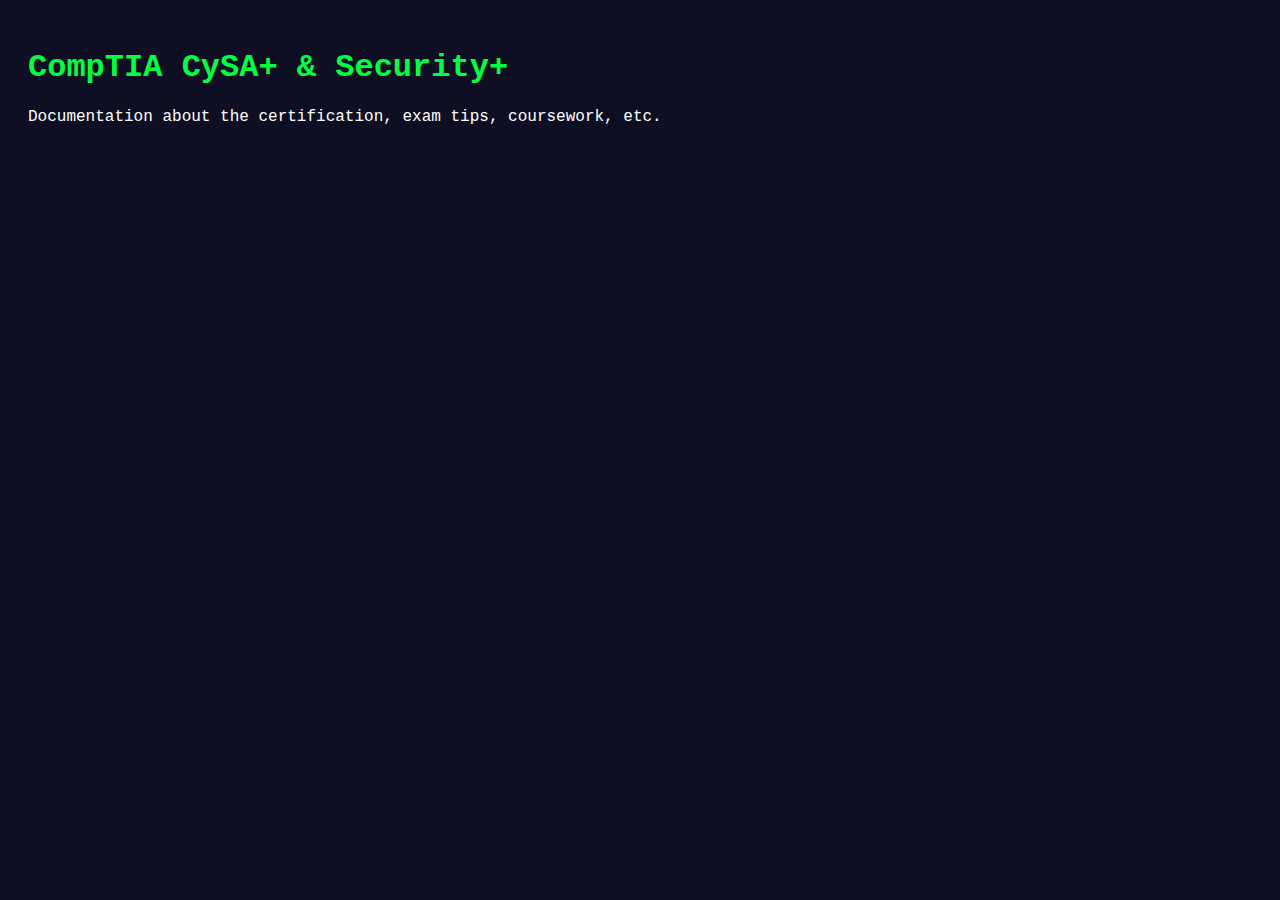
<file: projects/cysa-security.html>
<!DOCTYPE html>
<html lang="en">
<head>
  <meta charset="UTF-8">
  <meta name="viewport" content="width=device-width, initial-scale=1.0">
  <title>CompTIA CySA+ Documentation</title>
  <style>
    body { font-family: 'Courier New', monospace; color: #fff; background-color: #0f0f23; padding: 20px; }
    h1 { color: #00ff41; }
  </style>
</head>
<body>
  <h1>CompTIA CySA+ & Security+</h1>
  <p>Documentation about the certification, exam tips, coursework, etc.</p>
</body>
</html>
</file>
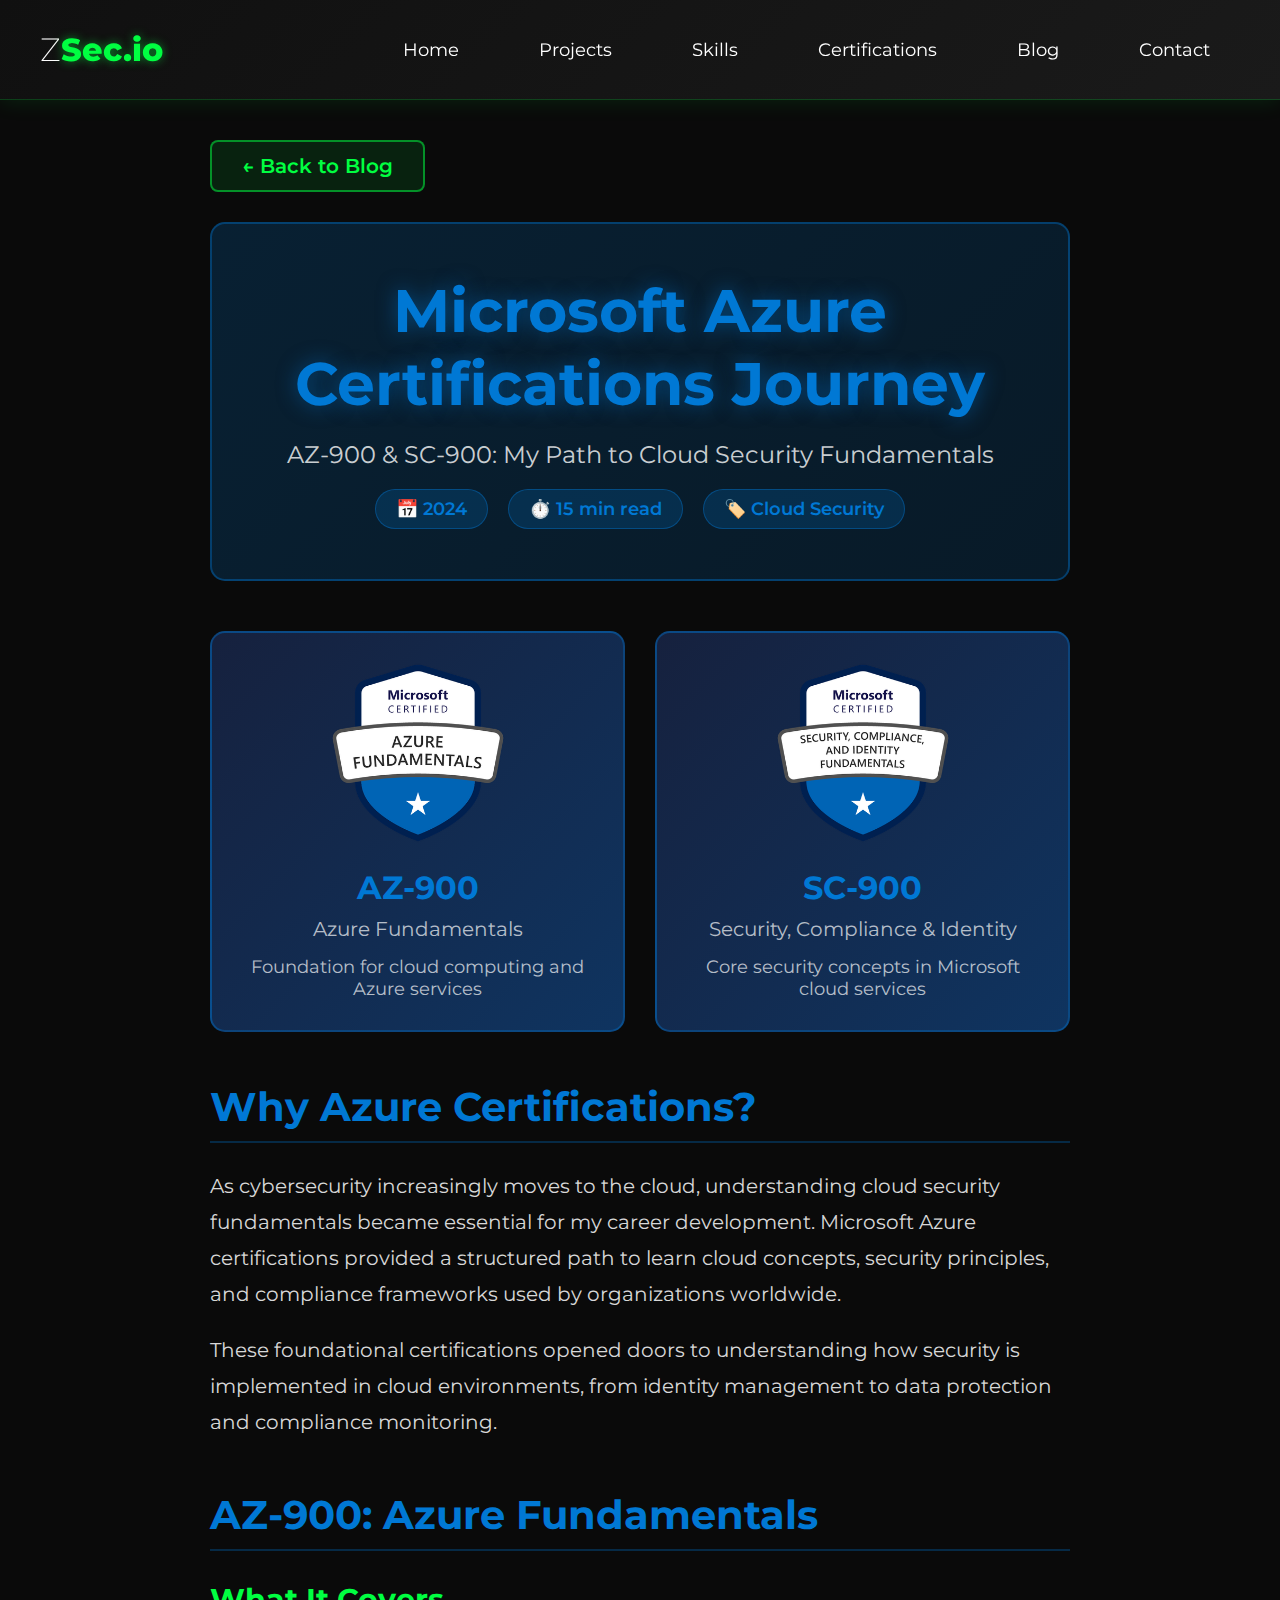
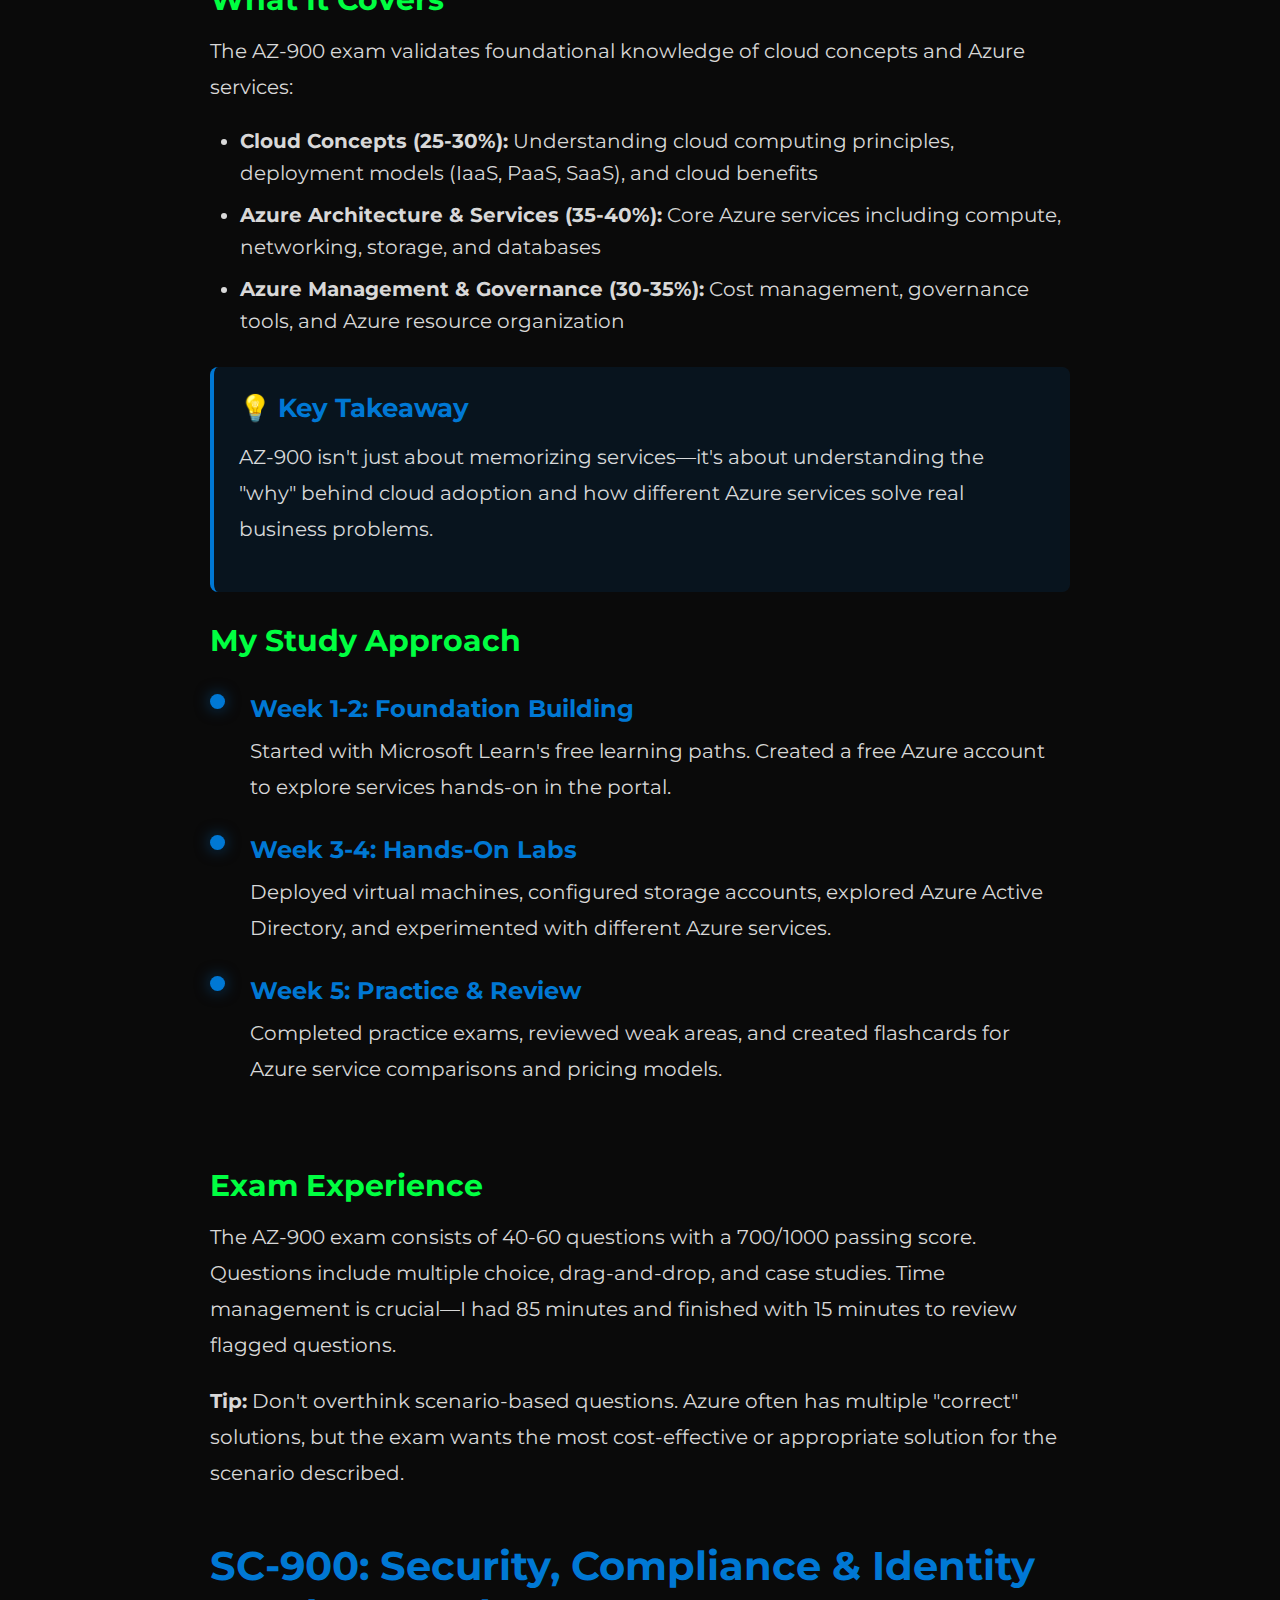
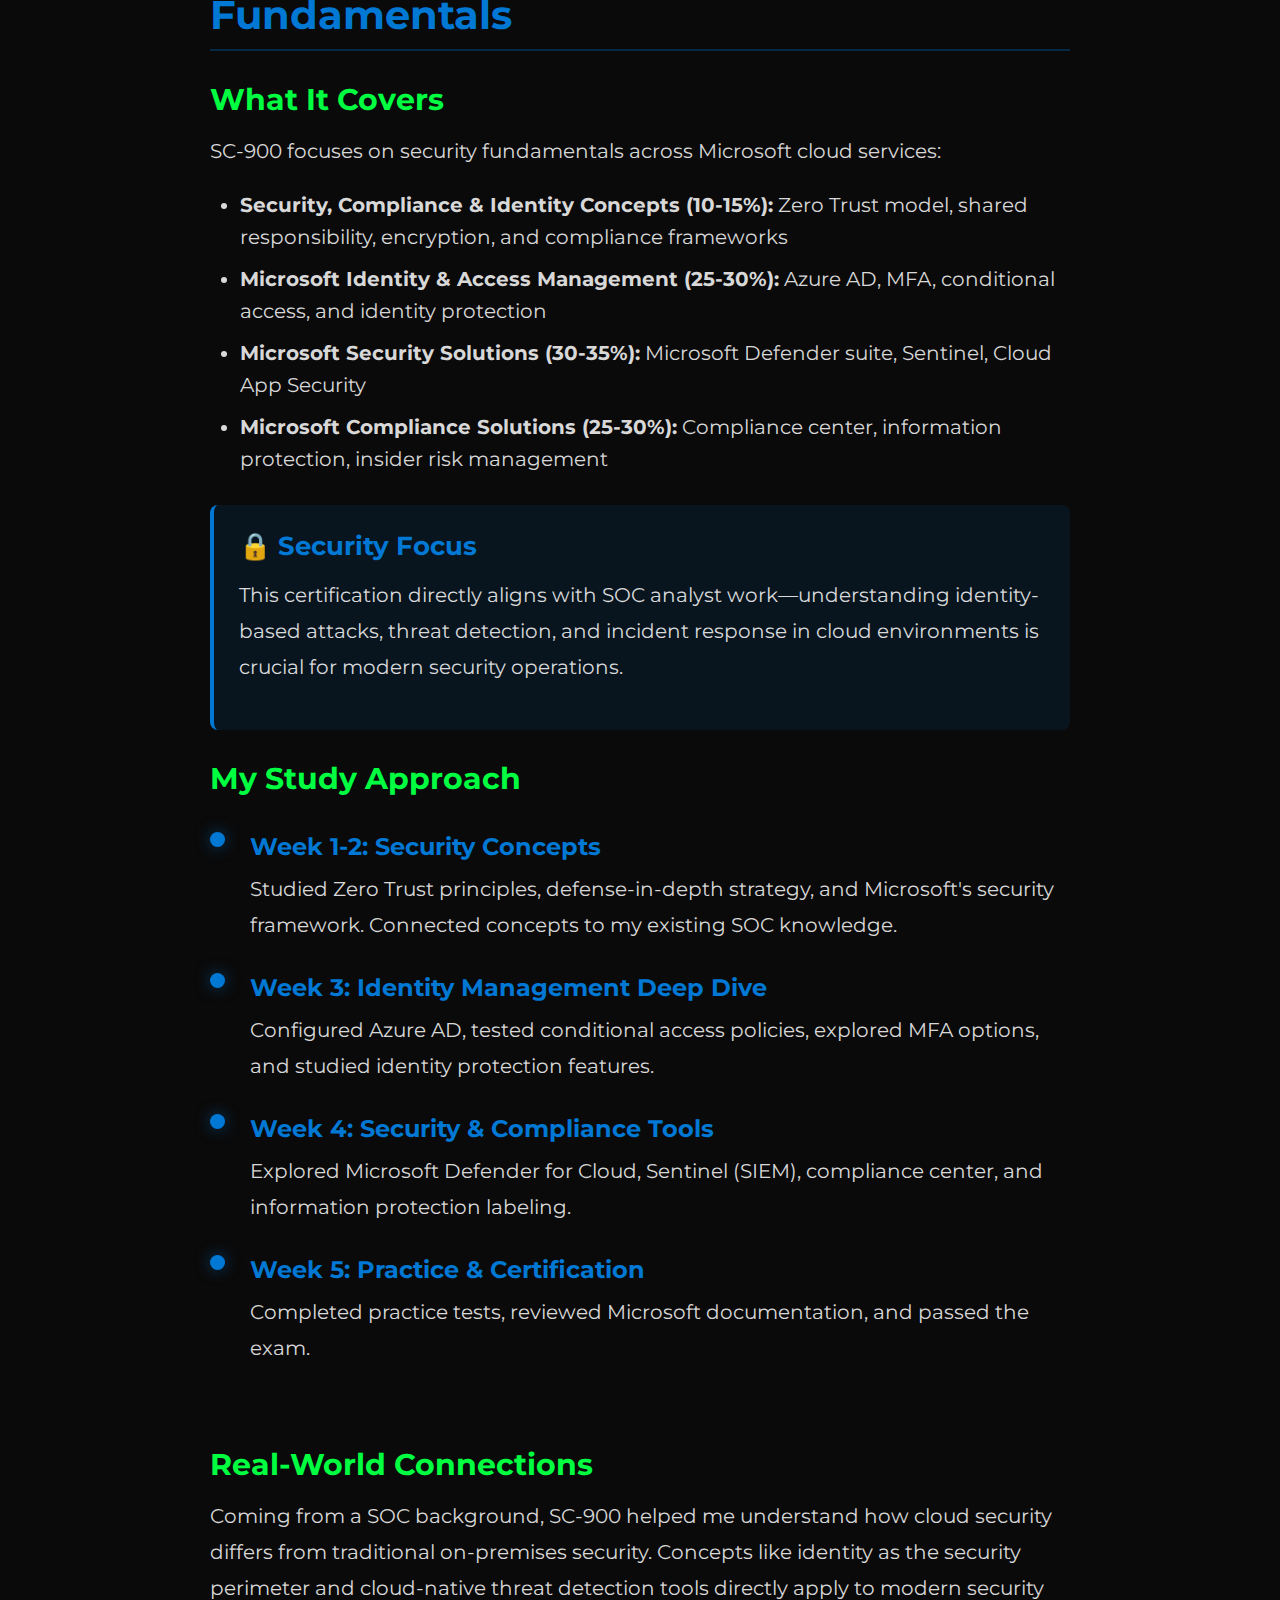
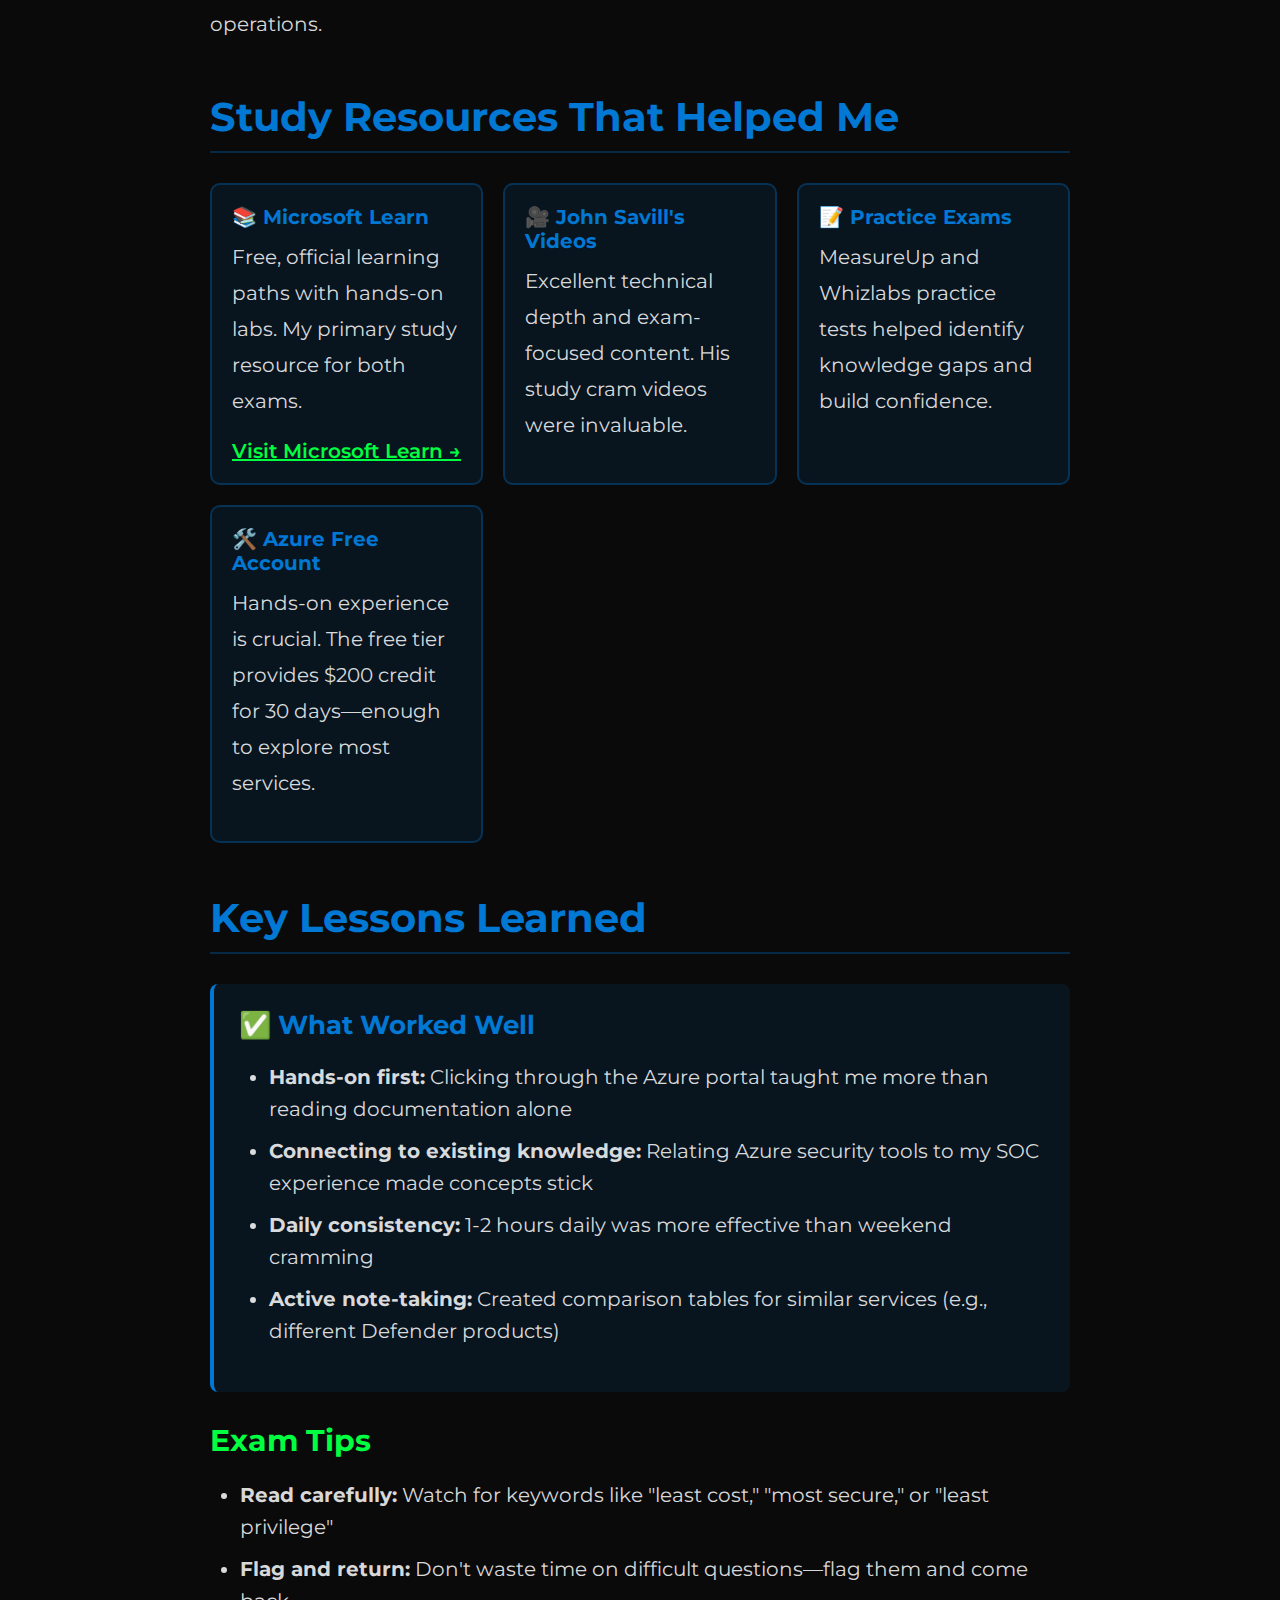
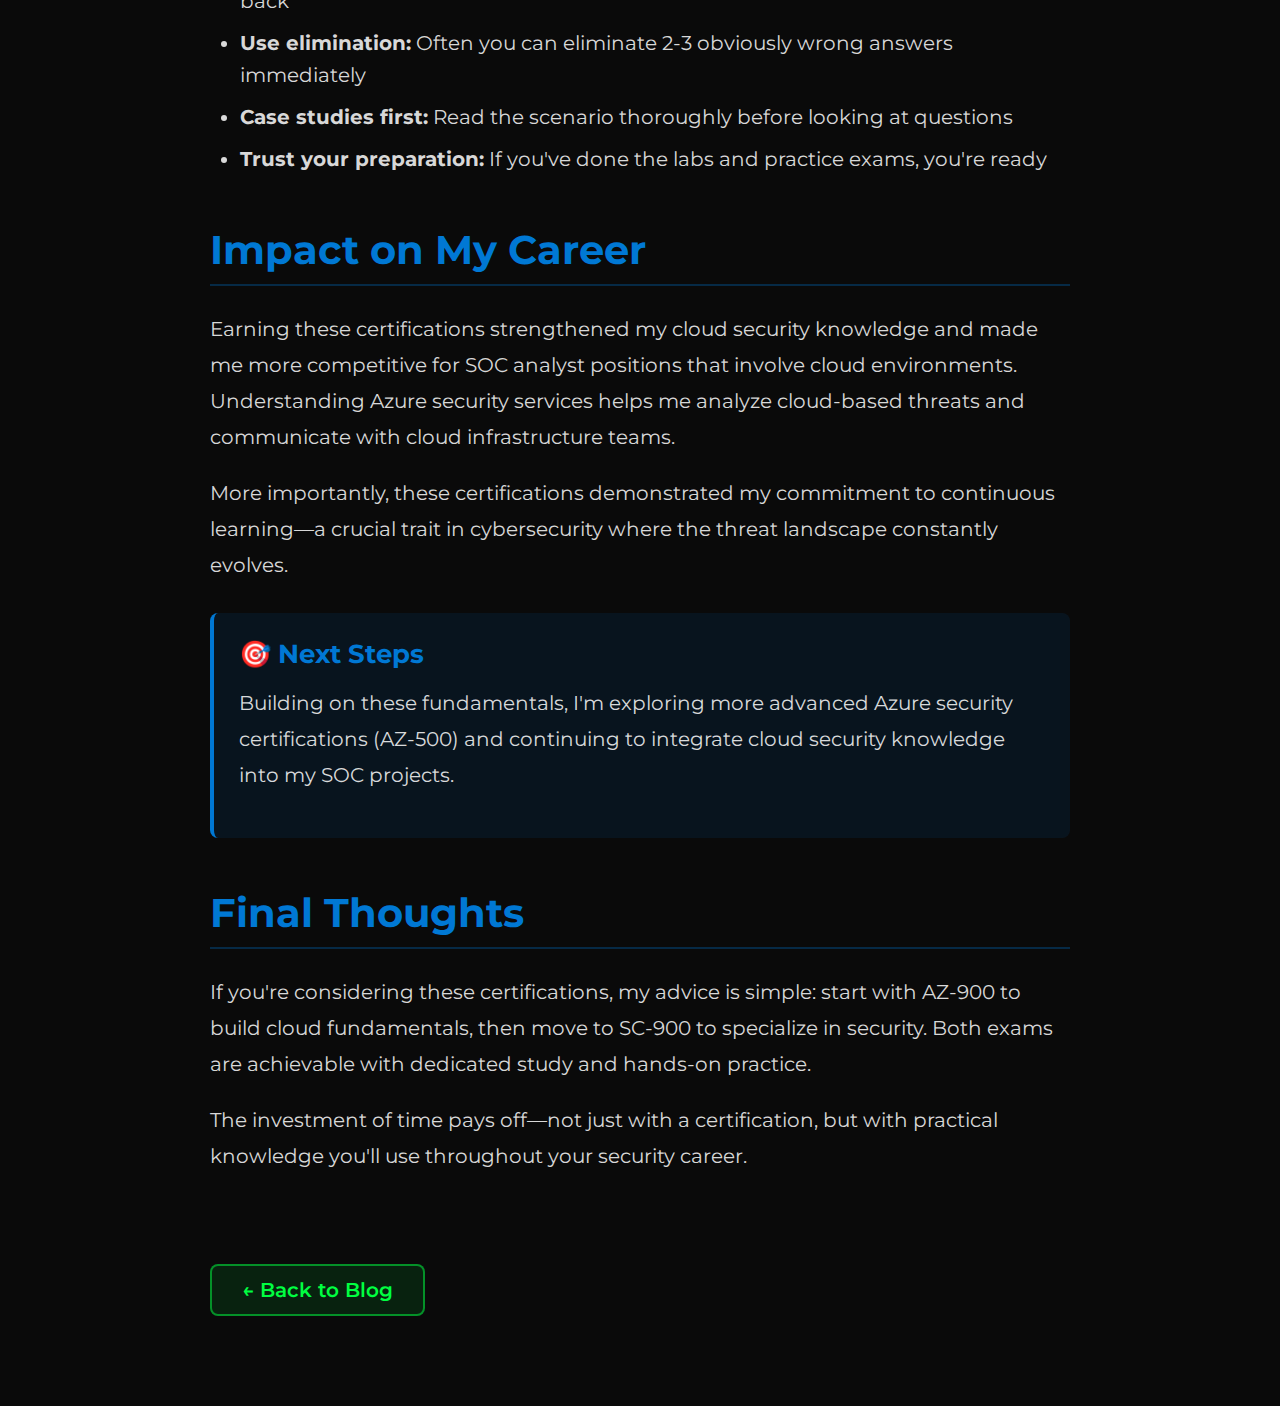
<file: secondarypages/azure-certifications-journey.html>
<!DOCTYPE html>
<html lang="en">
<head>
    <meta charset="UTF-8">
    <meta http-equiv="X-UA-Compatible" content="IE=edge">
    <meta name="viewport" content="width=device-width, initial-scale=1.0">
    <title>Azure Certifications Journey: AZ-900 & SC-900 | Abdelkrim Zouaki</title>
    <link href="https://fonts.googleapis.com/css2?family=Montserrat:wght@300;400;700&family=Courier+New&display=swap" rel="stylesheet">
    <style>
        * {
            padding: 0;
            margin: 0;
            box-sizing: border-box;
            text-decoration: none;
        }

        html {
            font-size: 20px;
            font-family: 'Montserrat', sans-serif;
            scroll-behavior: smooth;
        }

        body {
            background: #0a0a0a;
            overflow-x: hidden;
            color: rgba(255, 255, 255, 0.9);
        }

        /* Header */
        .header {
            width: 100%;
            height: 100px;
            background: linear-gradient(135deg, #101010, #1a1a1a);
            position: fixed;
            top: 0;
            z-index: 1000;
            box-shadow: 0 2px 20px rgba(0, 255, 65, 0.1);
            border-bottom: 1px solid rgba(0, 255, 65, 0.2);
        }

        .inner_header {
            max-width: 1400px;
            height: 100%;
            margin: 0 auto;
            display: flex;
            justify-content: space-between;
            align-items: center;
            padding: 0 2rem;
        }

        .logo_container {
            height: 100%;
            display: flex;
            align-items: center;
        }

        .logo_container h1 {
            color: white;
            font-size: 32px;
            font-weight: 200;
            margin: 0;
            transition: all 0.3s ease;
        }

        .logo_container h1 span {
            font-weight: 800;
            color: #00ff41;
            text-shadow: 0 0 10px rgba(0, 255, 65, 0.5);
            animation: pulse 2s ease-in-out infinite;
        }

        .navigation {
            display: flex;
            height: 100%;
            align-items: center;
            gap: 1rem;
        }

        .navigation a {
            height: auto;
            padding: 0.5rem 1.5rem;
            border-radius: 8px;
            transition: all 0.3s ease;
        }

        .navigation li {
            list-style: none;
            color: white;
            font-size: 18px;
            font-weight: 400;
            transition: all 0.3s ease;
        }

        .navigation a:hover {
            background: rgba(0, 255, 65, 0.1);
            box-shadow: 0 0 15px rgba(0, 255, 65, 0.3);
        }

        .navigation a:hover li {
            color: #00ff41;
        }

        @keyframes pulse {
            0%, 100% { text-shadow: 0 0 10px rgba(0, 255, 65, 0.5); }
            50% { text-shadow: 0 0 20px rgba(0, 255, 65, 0.8); }
        }

        /* Main Content */
        .main-content {
            padding-top: 140px;
            min-height: 100vh;
            max-width: 900px;
            margin: 0 auto;
            padding-left: 20px;
            padding-right: 20px;
            padding-bottom: 60px;
        }

        .article-hero {
            text-align: center;
            margin-bottom: 50px;
            padding: 50px 30px;
            background: linear-gradient(135deg, rgba(0, 120, 212, 0.2), rgba(0, 90, 158, 0.2));
            border-radius: 15px;
            border: 2px solid rgba(0, 120, 212, 0.4);
        }

        .article-hero h1 {
            color: #0078d4;
            font-size: clamp(2rem, 5vw, 3rem);
            margin-bottom: 20px;
            text-shadow: 0 0 20px rgba(0, 120, 212, 0.5);
        }

        .article-meta {
            display: flex;
            justify-content: center;
            gap: 20px;
            flex-wrap: wrap;
            margin-top: 20px;
        }

        .meta-item {
            background: rgba(0, 120, 212, 0.2);
            border: 1px solid rgba(0, 120, 212, 0.4);
            padding: 8px 20px;
            border-radius: 20px;
            color: #0078d4;
            font-size: 0.9rem;
            font-weight: 600;
        }

        /* Certification Cards */
        .cert-showcase {
            display: grid;
            grid-template-columns: repeat(auto-fit, minmax(300px, 1fr));
            gap: 30px;
            margin: 40px 0;
        }

        .cert-card {
            background: linear-gradient(135deg, #16213e, #0f3460);
            border: 2px solid rgba(0, 120, 212, 0.4);
            border-radius: 15px;
            padding: 30px;
            text-align: center;
            transition: all 0.3s ease;
        }

        .cert-card:hover {
            transform: translateY(-10px);
            border-color: #0078d4;
            box-shadow: 0 10px 40px rgba(0, 120, 212, 0.4);
        }

        .cert-card img {
            width: 180px;
            height: 180px;
            object-fit: contain;
            margin-bottom: 20px;
        }

        .cert-card h3 {
            color: #0078d4;
            font-size: 1.6rem;
            margin-bottom: 10px;
        }

        .cert-card .cert-subtitle {
            color: rgba(255, 255, 255, 0.7);
            font-size: 1rem;
            margin-bottom: 15px;
        }

        /* Content Sections */
        .content-section {
            margin: 50px 0;
        }

        .content-section h2 {
            color: #0078d4;
            font-size: 2rem;
            margin-bottom: 25px;
            padding-bottom: 10px;
            border-bottom: 2px solid rgba(0, 120, 212, 0.3);
        }

        .content-section h3 {
            color: #00ff41;
            font-size: 1.5rem;
            margin: 30px 0 15px;
        }

        .content-section p {
            line-height: 1.8;
            margin-bottom: 20px;
            color: rgba(255, 255, 255, 0.85);
        }

        .content-section ul, .content-section ol {
            margin: 20px 0;
            padding-left: 30px;
        }

        .content-section li {
            margin: 10px 0;
            line-height: 1.6;
            color: rgba(255, 255, 255, 0.85);
        }

        /* Highlight Box */
        .highlight-box {
            background: rgba(0, 120, 212, 0.1);
            border-left: 4px solid #0078d4;
            padding: 25px;
            margin: 30px 0;
            border-radius: 8px;
        }

        .highlight-box h4 {
            color: #0078d4;
            font-size: 1.3rem;
            margin-bottom: 15px;
        }

        /* Timeline */
        .timeline {
            position: relative;
            padding: 20px 0;
        }

        .timeline-item {
            position: relative;
            padding-left: 40px;
            margin-bottom: 30px;
        }

        .timeline-item::before {
            content: '';
            position: absolute;
            left: 0;
            top: 0;
            width: 15px;
            height: 15px;
            background: #0078d4;
            border-radius: 50%;
            box-shadow: 0 0 15px rgba(0, 120, 212, 0.5);
        }

        .timeline-item h4 {
            color: #0078d4;
            font-size: 1.2rem;
            margin-bottom: 10px;
        }

        /* Resource Links */
        .resource-grid {
            display: grid;
            grid-template-columns: repeat(auto-fit, minmax(250px, 1fr));
            gap: 20px;
            margin: 30px 0;
        }

        .resource-card {
            background: rgba(0, 120, 212, 0.1);
            border: 2px solid rgba(0, 120, 212, 0.3);
            border-radius: 10px;
            padding: 20px;
            transition: all 0.3s ease;
        }

        .resource-card:hover {
            border-color: #0078d4;
            transform: translateY(-5px);
        }

        .resource-card h4 {
            color: #0078d4;
            margin-bottom: 10px;
        }

        .resource-card a {
            color: #00ff41;
            font-weight: 600;
            text-decoration: underline;
        }

        /* Back Button */
        .back-button {
            display: inline-block;
            margin-bottom: 30px;
            padding: 12px 30px;
            background: rgba(0, 255, 65, 0.1);
            border: 2px solid rgba(0, 255, 65, 0.5);
            color: #00ff41;
            border-radius: 8px;
            transition: all 0.3s ease;
            font-weight: 600;
        }

        .back-button:hover {
            background: rgba(0, 255, 65, 0.2);
            transform: translateX(-5px);
        }

        /* Responsive */
        @media (max-width: 768px) {
            .header { height: 80px; }
            .inner_header {
                flex-direction: column;
                padding: 1rem;
            }
            .main-content { padding-top: 100px; }
            .cert-showcase { grid-template-columns: 1fr; }
        }

        ::-webkit-scrollbar { width: 8px; }
        ::-webkit-scrollbar-track { background: #1a1a1a; }
        ::-webkit-scrollbar-thumb { background: #0078d4; border-radius: 4px; }
    </style>
</head>
<body>
    <!-- Header -->
    <div class="header">
        <div class="inner_header">
            <div class="logo_container">
                <h1>Z<span>Sec.io</span></h1>
            </div>
            <ul class="navigation">
                <a href="../index.html"><li>Home</li></a>
                <a href="../index.html#projects"><li>Projects</li></a>
                <a href="../index.html#skills"><li>Skills</li></a>
                <a href="../index.html#certifications"><li>Certifications</li></a>
                <a href="Blog.html"><li>Blog</li></a>
                <a href="Contact.html"><li>Contact</li></a>
            </ul>
        </div>
    </div>

    <!-- Main Content -->
    <div class="main-content">
        <a href="Blog.html" class="back-button">← Back to Blog</a>

        <!-- Article Hero -->
        <div class="article-hero">
            <h1>Microsoft Azure Certifications Journey</h1>
            <p style="color: rgba(255, 255, 255, 0.8); font-size: 1.2rem; margin-top: 15px;">
                AZ-900 & SC-900: My Path to Cloud Security Fundamentals
            </p>
            <div class="article-meta">
                <span class="meta-item">📅 2024</span>
                <span class="meta-item">⏱️ 15 min read</span>
                <span class="meta-item">🏷️ Cloud Security</span>
            </div>
        </div>

        <!-- Certification Showcase -->
        <div class="cert-showcase">
            <div class="cert-card">
                <img src="../images/AZ-900.png" alt="Microsoft Azure AZ-900" loading="lazy">
                <h3>AZ-900</h3>
                <p class="cert-subtitle">Azure Fundamentals</p>
                <p style="color: rgba(255, 255, 255, 0.7); font-size: 0.9rem;">Foundation for cloud computing and Azure services</p>
            </div>
            <div class="cert-card">
                <img src="../images/SC-900.png" alt="Microsoft SC-900" loading="lazy">
                <h3>SC-900</h3>
                <p class="cert-subtitle">Security, Compliance & Identity</p>
                <p style="color: rgba(255, 255, 255, 0.7); font-size: 0.9rem;">Core security concepts in Microsoft cloud services</p>
            </div>
        </div>

        <!-- Introduction -->
        <div class="content-section">
            <h2>Why Azure Certifications?</h2>
            <p>
                As cybersecurity increasingly moves to the cloud, understanding cloud security fundamentals became essential for my career development. Microsoft Azure certifications provided a structured path to learn cloud concepts, security principles, and compliance frameworks used by organizations worldwide.
            </p>
            <p>
                These foundational certifications opened doors to understanding how security is implemented in cloud environments, from identity management to data protection and compliance monitoring.
            </p>
        </div>

        <!-- AZ-900 Section -->
        <div class="content-section">
            <h2>AZ-900: Azure Fundamentals</h2>
            
            <h3>What It Covers</h3>
            <p>The AZ-900 exam validates foundational knowledge of cloud concepts and Azure services:</p>
            <ul>
                <li><strong>Cloud Concepts (25-30%):</strong> Understanding cloud computing principles, deployment models (IaaS, PaaS, SaaS), and cloud benefits</li>
                <li><strong>Azure Architecture & Services (35-40%):</strong> Core Azure services including compute, networking, storage, and databases</li>
                <li><strong>Azure Management & Governance (30-35%):</strong> Cost management, governance tools, and Azure resource organization</li>
            </ul>

            <div class="highlight-box">
                <h4>💡 Key Takeaway</h4>
                <p>AZ-900 isn't just about memorizing services—it's about understanding the "why" behind cloud adoption and how different Azure services solve real business problems.</p>
            </div>

            <h3>My Study Approach</h3>
            <div class="timeline">
                <div class="timeline-item">
                    <h4>Week 1-2: Foundation Building</h4>
                    <p>Started with Microsoft Learn's free learning paths. Created a free Azure account to explore services hands-on in the portal.</p>
                </div>
                <div class="timeline-item">
                    <h4>Week 3-4: Hands-On Labs</h4>
                    <p>Deployed virtual machines, configured storage accounts, explored Azure Active Directory, and experimented with different Azure services.</p>
                </div>
                <div class="timeline-item">
                    <h4>Week 5: Practice & Review</h4>
                    <p>Completed practice exams, reviewed weak areas, and created flashcards for Azure service comparisons and pricing models.</p>
                </div>
            </div>

            <h3>Exam Experience</h3>
            <p>
                The AZ-900 exam consists of 40-60 questions with a 700/1000 passing score. Questions include multiple choice, drag-and-drop, and case studies. Time management is crucial—I had 85 minutes and finished with 15 minutes to review flagged questions.
            </p>
            <p>
                <strong>Tip:</strong> Don't overthink scenario-based questions. Azure often has multiple "correct" solutions, but the exam wants the most cost-effective or appropriate solution for the scenario described.
            </p>
        </div>

        <!-- SC-900 Section -->
        <div class="content-section">
            <h2>SC-900: Security, Compliance & Identity Fundamentals</h2>
            
            <h3>What It Covers</h3>
            <p>SC-900 focuses on security fundamentals across Microsoft cloud services:</p>
            <ul>
                <li><strong>Security, Compliance & Identity Concepts (10-15%):</strong> Zero Trust model, shared responsibility, encryption, and compliance frameworks</li>
                <li><strong>Microsoft Identity & Access Management (25-30%):</strong> Azure AD, MFA, conditional access, and identity protection</li>
                <li><strong>Microsoft Security Solutions (30-35%):</strong> Microsoft Defender suite, Sentinel, Cloud App Security</li>
                <li><strong>Microsoft Compliance Solutions (25-30%):</strong> Compliance center, information protection, insider risk management</li>
            </ul>

            <div class="highlight-box">
                <h4>🔒 Security Focus</h4>
                <p>This certification directly aligns with SOC analyst work—understanding identity-based attacks, threat detection, and incident response in cloud environments is crucial for modern security operations.</p>
            </div>

            <h3>My Study Approach</h3>
            <div class="timeline">
                <div class="timeline-item">
                    <h4>Week 1-2: Security Concepts</h4>
                    <p>Studied Zero Trust principles, defense-in-depth strategy, and Microsoft's security framework. Connected concepts to my existing SOC knowledge.</p>
                </div>
                <div class="timeline-item">
                    <h4>Week 3: Identity Management Deep Dive</h4>
                    <p>Configured Azure AD, tested conditional access policies, explored MFA options, and studied identity protection features.</p>
                </div>
                <div class="timeline-item">
                    <h4>Week 4: Security & Compliance Tools</h4>
                    <p>Explored Microsoft Defender for Cloud, Sentinel (SIEM), compliance center, and information protection labeling.</p>
                </div>
                <div class="timeline-item">
                    <h4>Week 5: Practice & Certification</h4>
                    <p>Completed practice tests, reviewed Microsoft documentation, and passed the exam.</p>
                </div>
            </div>

            <h3>Real-World Connections</h3>
            <p>
                Coming from a SOC background, SC-900 helped me understand how cloud security differs from traditional on-premises security. Concepts like identity as the security perimeter and cloud-native threat detection tools directly apply to modern security operations.
            </p>
        </div>

        <!-- Study Resources -->
        <div class="content-section">
            <h2>Study Resources That Helped Me</h2>
            
            <div class="resource-grid">
                <div class="resource-card">
                    <h4>📚 Microsoft Learn</h4>
                    <p>Free, official learning paths with hands-on labs. My primary study resource for both exams.</p>
                    <a href="https://learn.microsoft.com" target="_blank">Visit Microsoft Learn →</a>
                </div>
                <div class="resource-card">
                    <h4>🎥 John Savill's Videos</h4>
                    <p>Excellent technical depth and exam-focused content. His study cram videos were invaluable.</p>
                </div>
                <div class="resource-card">
                    <h4>📝 Practice Exams</h4>
                    <p>MeasureUp and Whizlabs practice tests helped identify knowledge gaps and build confidence.</p>
                </div>
                <div class="resource-card">
                    <h4>🛠️ Azure Free Account</h4>
                    <p>Hands-on experience is crucial. The free tier provides $200 credit for 30 days—enough to explore most services.</p>
                </div>
            </div>
        </div>

        <!-- Tips & Lessons Learned -->
        <div class="content-section">
            <h2>Key Lessons Learned</h2>
            
            <div class="highlight-box">
                <h4>✅ What Worked Well</h4>
                <ul>
                    <li><strong>Hands-on first:</strong> Clicking through the Azure portal taught me more than reading documentation alone</li>
                    <li><strong>Connecting to existing knowledge:</strong> Relating Azure security tools to my SOC experience made concepts stick</li>
                    <li><strong>Daily consistency:</strong> 1-2 hours daily was more effective than weekend cramming</li>
                    <li><strong>Active note-taking:</strong> Created comparison tables for similar services (e.g., different Defender products)</li>
                </ul>
            </div>

            <h3>Exam Tips</h3>
            <ul>
                <li><strong>Read carefully:</strong> Watch for keywords like "least cost," "most secure," or "least privilege"</li>
                <li><strong>Flag and return:</strong> Don't waste time on difficult questions—flag them and come back</li>
                <li><strong>Use elimination:</strong> Often you can eliminate 2-3 obviously wrong answers immediately</li>
                <li><strong>Case studies first:</strong> Read the scenario thoroughly before looking at questions</li>
                <li><strong>Trust your preparation:</strong> If you've done the labs and practice exams, you're ready</li>
            </ul>
        </div>

        <!-- Impact on Career -->
        <div class="content-section">
            <h2>Impact on My Career</h2>
            <p>
                Earning these certifications strengthened my cloud security knowledge and made me more competitive for SOC analyst positions that involve cloud environments. Understanding Azure security services helps me analyze cloud-based threats and communicate with cloud infrastructure teams.
            </p>
            <p>
                More importantly, these certifications demonstrated my commitment to continuous learning—a crucial trait in cybersecurity where the threat landscape constantly evolves.
            </p>

            <div class="highlight-box">
                <h4>🎯 Next Steps</h4>
                <p>Building on these fundamentals, I'm exploring more advanced Azure security certifications (AZ-500) and continuing to integrate cloud security knowledge into my SOC projects.</p>
            </div>
        </div>

        <!-- Call to Action -->
        <div class="content-section">
            <h2>Final Thoughts</h2>
            <p>
                If you're considering these certifications, my advice is simple: start with AZ-900 to build cloud fundamentals, then move to SC-900 to specialize in security. Both exams are achievable with dedicated study and hands-on practice.
            </p>
            <p>
                The investment of time pays off—not just with a certification, but with practical knowledge you'll use throughout your security career.
            </p>
        </div>

        <a href="Blog.html" class="back-button" style="margin-top: 40px;">← Back to Blog</a>
    </div>

    <script>
        window.addEventListener('scroll', function() {
            const header = document.querySelector('.header');
            if (window.scrollY > 100) {
                header.style.background = 'linear-gradient(135deg, rgba(16, 16, 16, 0.95), rgba(26, 26, 26, 0.95))';
                header.style.backdropFilter = 'blur(10px)';
            } else {
                header.style.background = 'linear-gradient(135deg, #101010, #1a1a1a)';
                header.style.backdropFilter = 'none';
            }
        });
    </script>
</body>
</html>
</file>
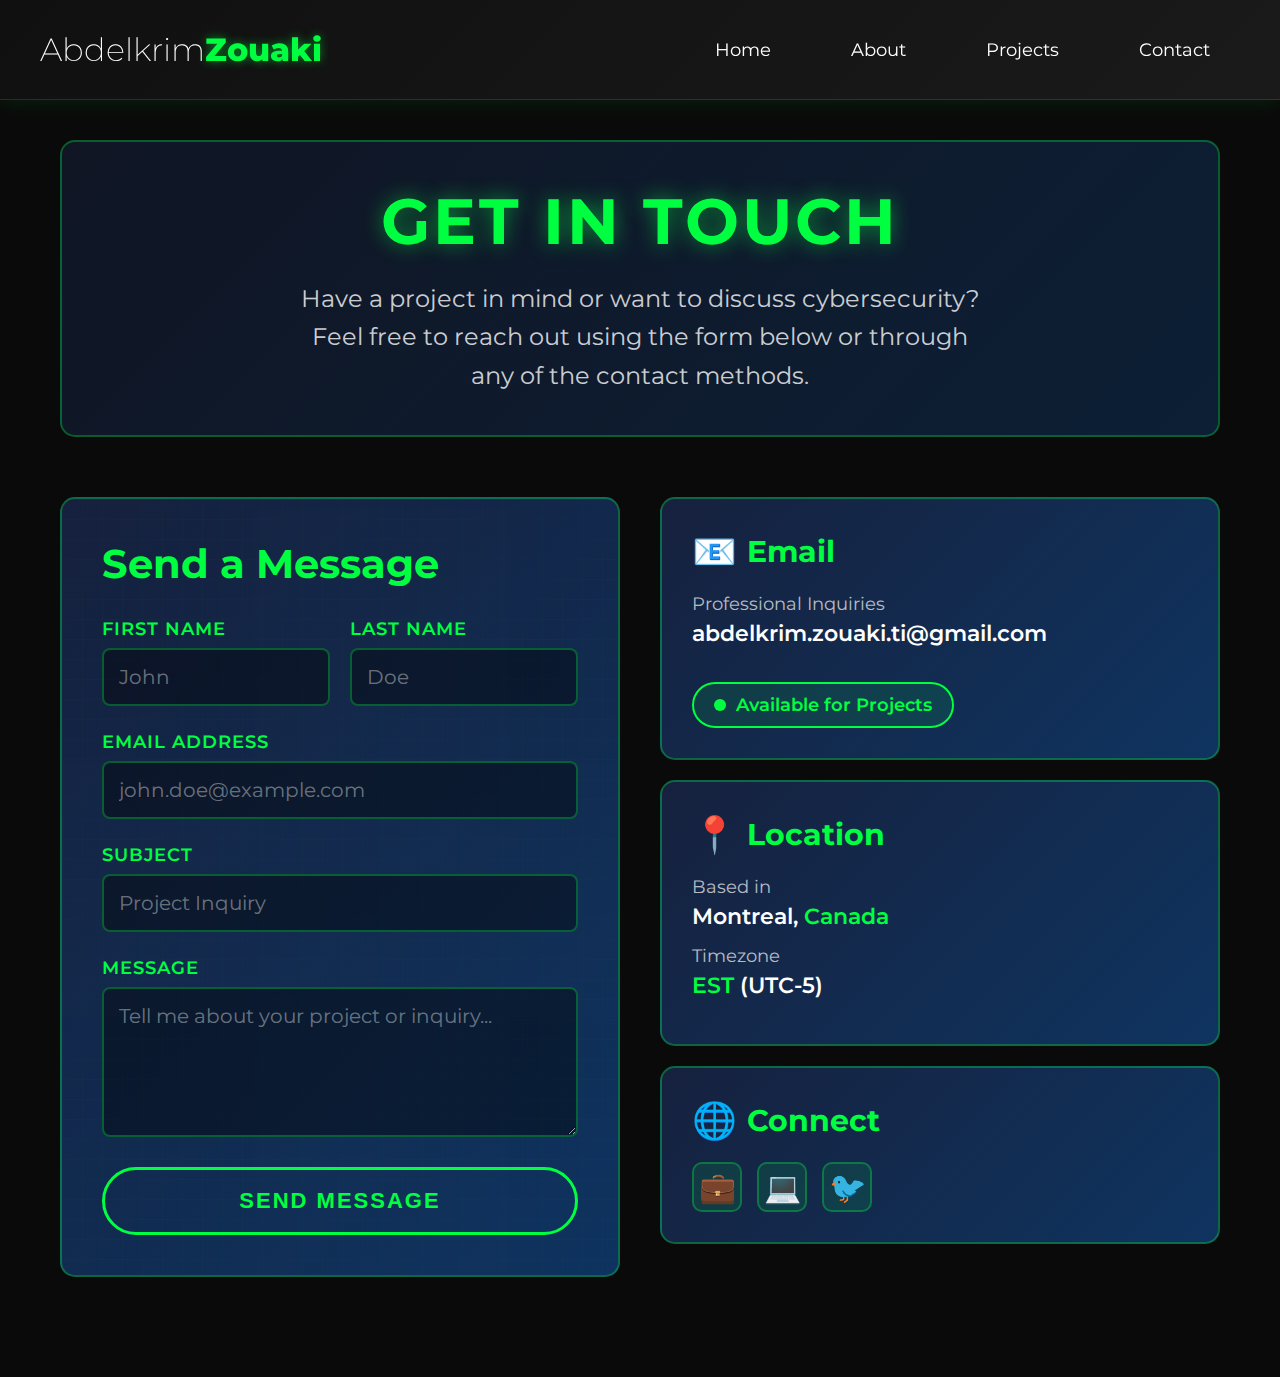
<file: secondarypages/Contact.html>
<!DOCTYPE html>
<html lang="en">
<head>
    <meta charset="UTF-8">
    <meta http-equiv="X-UA-Compatible" content="IE=edge">
    <meta name="viewport" content="width=device-width, initial-scale=1.0">
    <title>Contact - Abdelkrim Zouaki | Cybersecurity Professional</title>
    <link href="https://fonts.googleapis.com/css2?family=Montserrat:wght@300;400;700&family=Courier+New&display=swap" rel="stylesheet">
    <style>
        * {
            padding: 0;
            margin: 0;
            box-sizing: border-box;
            text-decoration: none;
        }

        html {
            font-size: 20px;
            font-family: 'Montserrat', sans-serif;
            scroll-behavior: smooth;
        }

        body {
            background: #0a0a0a;
            overflow-x: hidden;
            min-height: 100vh;
            display: flex;
            flex-direction: column;
        }

        .header {
            width: 100%;
            height: 100px;
            background: linear-gradient(135deg, #101010, #1a1a1a);
            position: fixed;
            top: 0;
            z-index: 1000;
            box-shadow: 0 2px 20px rgba(0, 255, 65, 0.1);
            border-bottom: 1px solid rgba(0, 255, 65, 0.2);
        }

        .inner_header {
            max-width: 1400px;
            height: 100%;
            margin: 0 auto;
            display: flex;
            justify-content: space-between;
            align-items: center;
            padding: 0 2rem;
        }

        .logo_container {
            height: 100%;
            display: flex;
            align-items: center;
        }

        .logo_container h1 {
            color: white;
            font-size: 32px;
            font-weight: 200;
            margin: 0;
            transition: all 0.3s ease;
        }

        .logo_container h1 span {
            font-weight: 800;
            color: #00ff41;
            text-shadow: 0 0 10px rgba(0, 255, 65, 0.5);
            animation: pulse 2s ease-in-out infinite;
        }

        .navigation {
            display: flex;
            height: 100%;
            align-items: center;
            gap: 1rem;
        }

        .navigation a {
            height: auto;
            padding: 0.5rem 1.5rem;
            border-radius: 8px;
            transition: all 0.3s ease;
            position: relative;
            overflow: hidden;
        }

        .navigation a::before {
            content: '';
            position: absolute;
            top: 0;
            left: -100%;
            width: 100%;
            height: 100%;
            background: linear-gradient(90deg, transparent, rgba(0, 255, 65, 0.2), transparent);
            transition: left 0.3s ease;
        }

        .navigation li {
            list-style: none;
            color: white;
            font-size: 18px;
            font-weight: 400;
            transition: all 0.3s ease;
        }

        .navigation a:hover {
            background: rgba(0, 255, 65, 0.1);
            box-shadow: 0 0 15px rgba(0, 255, 65, 0.3);
            transform: translateY(-2px);
        }

        .navigation a:hover::before {
            left: 100%;
        }

        .navigation a:hover li {
            color: #00ff41;
        }

        @keyframes pulse {
            0%, 100% { text-shadow: 0 0 10px rgba(0, 255, 65, 0.5); }
            50% { text-shadow: 0 0 20px rgba(0, 255, 65, 0.8), 0 0 30px rgba(0, 255, 65, 0.3); }
        }

        .main-content {
            flex: 1;
            padding-top: 140px;
            padding-bottom: 60px;
            max-width: 1200px;
            margin: 0 auto;
            padding-left: 20px;
            padding-right: 20px;
            width: 100%;
        }

        .page-hero {
            text-align: center;
            margin-bottom: 60px;
            padding: 40px 20px;
            background: linear-gradient(135deg, rgba(22, 33, 62, 0.5), rgba(15, 52, 96, 0.5));
            border-radius: 15px;
            border: 2px solid rgba(0, 255, 65, 0.3);
            position: relative;
            overflow: hidden;
        }

        .page-hero::before {
            content: '';
            position: absolute;
            top: 0;
            left: -100%;
            width: 100%;
            height: 100%;
            background: linear-gradient(90deg, transparent, rgba(0, 255, 65, 0.1), transparent);
            animation: scan 4s linear infinite;
        }

        @keyframes scan {
            0% { left: -100%; }
            100% { left: 100%; }
        }

        .page-hero h1 {
            color: #00ff41;
            font-size: clamp(2rem, 5vw, 3.5rem);
            margin-bottom: 20px;
            text-transform: uppercase;
            letter-spacing: 3px;
            text-shadow: 0 0 20px rgba(0, 255, 65, 0.5);
            position: relative;
            z-index: 2;
        }

        .page-hero p {
            color: rgba(255, 255, 255, 0.8);
            font-size: 1.2rem;
            max-width: 700px;
            margin: 0 auto;
            line-height: 1.6;
            position: relative;
            z-index: 2;
        }

        .contact-grid {
            display: grid;
            grid-template-columns: 1fr 1fr;
            gap: 40px;
            margin-bottom: 40px;
        }

        .contact-form-container {
            background: linear-gradient(135deg, #16213e, #0f3460);
            border: 2px solid rgba(0, 255, 65, 0.3);
            border-radius: 15px;
            padding: 40px;
            position: relative;
            overflow: hidden;
        }

        .contact-form-container::before {
            content: '';
            position: absolute;
            top: 0;
            left: 0;
            width: 100%;
            height: 100%;
            background-image: linear-gradient(90deg, rgba(0, 255, 65, 0.05) 1px, transparent 1px), linear-gradient(180deg, rgba(0, 255, 65, 0.05) 1px, transparent 1px);
            background-size: 20px 20px;
            opacity: 0.3;
        }

        .contact-form-container h2 {
            color: #00ff41;
            font-size: 2rem;
            margin-bottom: 30px;
            position: relative;
            z-index: 2;
        }

        .form-group {
            margin-bottom: 25px;
            position: relative;
            z-index: 2;
        }

        label {
            display: block;
            color: #00ff41;
            font-size: 0.9rem;
            font-weight: 600;
            margin-bottom: 8px;
            text-transform: uppercase;
            letter-spacing: 1px;
        }

        input, textarea {
            width: 100%;
            padding: 15px;
            background: rgba(0, 0, 0, 0.4);
            border: 2px solid rgba(0, 255, 65, 0.3);
            border-radius: 8px;
            color: white;
            font-size: 1rem;
            font-family: 'Montserrat', sans-serif;
            transition: all 0.3s ease;
        }

        input:focus, textarea:focus {
            outline: none;
            border-color: #00ff41;
            box-shadow: 0 0 15px rgba(0, 255, 65, 0.3);
            background: rgba(0, 0, 0, 0.6);
        }

        input::placeholder, textarea::placeholder {
            color: rgba(255, 255, 255, 0.4);
        }

        textarea {
            resize: vertical;
            min-height: 150px;
        }

        .form-row {
            display: grid;
            grid-template-columns: 1fr 1fr;
            gap: 20px;
        }

        button[type="submit"] {
            width: 100%;
            padding: 18px;
            background: transparent;
            border: 3px solid #00ff41;
            color: #00ff41;
            font-size: 1.1rem;
            font-weight: 700;
            text-transform: uppercase;
            letter-spacing: 2px;
            border-radius: 50px;
            cursor: pointer;
            transition: all 0.3s ease;
            position: relative;
            overflow: hidden;
        }

        button[type="submit"]::before {
            content: '';
            position: absolute;
            top: 0;
            left: -100%;
            width: 100%;
            height: 100%;
            background: #00ff41;
            transition: left 0.5s ease;
            z-index: -1;
        }

        button[type="submit"]:hover {
            color: #000;
            box-shadow: 0 10px 40px rgba(0, 255, 65, 0.4);
            transform: translateY(-3px);
        }

        button[type="submit"]:hover::before {
            left: 0;
        }

        button[type="submit"]:active {
            transform: translateY(-1px);
        }

        button[type="submit"]:disabled {
            opacity: 0.5;
            cursor: not-allowed;
        }

        .contact-info-container {
            display: flex;
            flex-direction: column;
            gap: 20px;
        }

        .info-card {
            background: linear-gradient(135deg, #16213e, #0f3460);
            border: 2px solid rgba(0, 255, 65, 0.3);
            border-radius: 15px;
            padding: 30px;
            transition: all 0.3s ease;
            position: relative;
            overflow: hidden;
        }

        .info-card::before {
            content: '';
            position: absolute;
            top: 0;
            left: -100%;
            width: 100%;
            height: 100%;
            background: linear-gradient(90deg, transparent, rgba(0, 255, 65, 0.1), transparent);
            transition: left 0.5s ease;
        }

        .info-card:hover {
            border-color: #00ff41;
            transform: translateY(-5px);
            box-shadow: 0 10px 30px rgba(0, 255, 65, 0.3);
        }

        .info-card:hover::before {
            left: 100%;
        }

        .info-card h3 {
            color: #00ff41;
            font-size: 1.5rem;
            margin-bottom: 20px;
            display: flex;
            align-items: center;
            gap: 10px;
            position: relative;
            z-index: 2;
        }

        .info-card .icon {
            font-size: 1.8rem;
        }

        .contact-method {
            margin-bottom: 15px;
            position: relative;
            z-index: 2;
        }

        .contact-method p {
            color: rgba(255, 255, 255, 0.7);
            margin-bottom: 5px;
            font-size: 0.9rem;
        }

        .contact-method a {
            color: white;
            font-size: 1.1rem;
            font-weight: 600;
            transition: all 0.3s ease;
            display: inline-block;
        }

        .contact-method a:hover {
            color: #00ff41;
            transform: translateX(5px);
        }

        .contact-method .info-text {
            color: white;
            font-size: 1.1rem;
            font-weight: 600;
        }

        .contact-method .info-highlight {
            color: #00ff41;
            font-weight: 600;
        }

        .social-links {
            display: flex;
            gap: 15px;
            margin-top: 20px;
            position: relative;
            z-index: 2;
        }

        .social-link {
            width: 50px;
            height: 50px;
            background: rgba(0, 255, 65, 0.1);
            border: 2px solid rgba(0, 255, 65, 0.3);
            border-radius: 10px;
            display: flex;
            align-items: center;
            justify-content: center;
            font-size: 1.5rem;
            transition: all 0.3s ease;
            color: #00ff41;
        }

        .social-link:hover {
            background: rgba(0, 255, 65, 0.2);
            border-color: #00ff41;
            transform: translateY(-3px);
            box-shadow: 0 5px 15px rgba(0, 255, 65, 0.3);
        }

        .status-badge {
            display: inline-flex;
            align-items: center;
            gap: 10px;
            background: rgba(0, 255, 65, 0.1);
            border: 2px solid #00ff41;
            padding: 10px 20px;
            border-radius: 25px;
            margin-top: 20px;
            position: relative;
            z-index: 2;
        }

        .status-indicator {
            width: 12px;
            height: 12px;
            background: #00ff41;
            border-radius: 50%;
            animation: statusPulse 2s ease-in-out infinite;
        }

        @keyframes statusPulse {
            0%, 100% { box-shadow: 0 0 5px rgba(0, 255, 65, 0.5); }
            50% { box-shadow: 0 0 15px rgba(0, 255, 65, 0.8); }
        }

        .status-badge span {
            color: #00ff41;
            font-weight: 600;
            font-size: 0.9rem;
        }

        .message {
            padding: 15px 20px;
            border-radius: 10px;
            margin-bottom: 20px;
            display: none;
            animation: slideDown 0.5s ease;
            position: relative;
            z-index: 2;
        }

        @keyframes slideDown {
            from {
                opacity: 0;
                transform: translateY(-20px);
            }
            to {
                opacity: 1;
                transform: translateY(0);
            }
        }

        .message.success {
            background: rgba(0, 255, 65, 0.1);
            border: 2px solid #00ff41;
            color: #00ff41;
        }

        .message.error {
            background: rgba(255, 0, 0, 0.1);
            border: 2px solid #ff0000;
            color: #ff0000;
        }

        @media (max-width: 968px) {
            .contact-grid {
                grid-template-columns: 1fr;
            }

            .form-row {
                grid-template-columns: 1fr;
            }

            .inner_header {
                flex-direction: column;
                height: auto;
                padding: 1rem;
            }

            .header {
                height: auto;
            }

            .navigation {
                flex-wrap: wrap;
                justify-content: center;
            }
        }
    </style>
</head>
<body>
    <div class="header">
        <div class="inner_header">
            <div class="logo_container">
                <h1>Abdelkrim<span>Zouaki</span></h1>
            </div>
            <ul class="navigation">
                <a href="index.html"><li>Home</li></a>
                <a href="about.html"><li>About</li></a>
                <a href="projects.html"><li>Projects</li></a>
                <a href="contact.html"><li>Contact</li></a>
            </ul>
        </div>
    </div>

    <div class="main-content">
        <div class="page-hero">
            <h1>Get In Touch</h1>
            <p>Have a project in mind or want to discuss cybersecurity? Feel free to reach out using the form below or through any of the contact methods.</p>
        </div>

        <div class="contact-grid">
            <div class="contact-form-container">
                <h2>Send a Message</h2>
                <div id="formMessage" class="message"></div>
                <form id="contactForm">
                    <div class="form-row">
                        <div class="form-group">
                            <label for="firstName">First Name</label>
                            <input type="text" id="firstName" name="firstName" placeholder="John" required>
                        </div>
                        <div class="form-group">
                            <label for="lastName">Last Name</label>
                            <input type="text" id="lastName" name="lastName" placeholder="Doe" required>
                        </div>
                    </div>
                    <div class="form-group">
                        <label for="email">Email Address</label>
                        <input type="email" id="email" name="email" placeholder="john.doe@example.com" required>
                    </div>
                    <div class="form-group">
                        <label for="subject">Subject</label>
                        <input type="text" id="subject" name="subject" placeholder="Project Inquiry" required>
                    </div>
                    <div class="form-group">
                        <label for="message">Message</label>
                        <textarea id="message" name="message" placeholder="Tell me about your project or inquiry..." required></textarea>
                    </div>
                    <button type="submit">Send Message</button>
                </form>
            </div>

            <div class="contact-info-container">
                <div class="info-card">
                    <h3><span class="icon">📧</span> Email</h3>
                    <div class="contact-method">
                        <p>Professional Inquiries</p>
                        <a href="abdelkrim.zouaki.ti@gmail.com">abdelkrim.zouaki.ti@gmail.com</a>
                    </div>
                    <div class="status-badge">
                        <div class="status-indicator"></div>
                        <span>Available for Projects</span>
                    </div>
                </div>

                <div class="info-card">
                    <h3><span class="icon">📍</span> Location</h3>
                    <div class="contact-method">
                        <p>Based in</p>
                        <span class="info-text">Montreal, <span class="info-highlight">Canada</span></span>
                    </div>
                    <div class="contact-method">
                        <p>Timezone</p>
                        <span class="info-text"><span class="info-highlight">EST</span> (UTC-5)</span>
                    </div>
                </div>

                <div class="info-card">
                    <h3><span class="icon">🌐</span> Connect</h3>
                    <div class="social-links">
                        <a href="https://linkedin.com" class="social-link" target="_blank">💼</a>
                        <a href="https://github.com" class="social-link" target="_blank">💻</a>
                        <a href="https://twitter.com" class="social-link" target="_blank">🐦</a>
                    </div>
                </div>
            </div>
        </div>
    </div>

    <script>
        const form = document.getElementById('contactForm');
        const messageDiv = document.getElementById('formMessage');

        form.addEventListener('submit', function(e) {
            e.preventDefault();
            
            const formData = {
                firstName: document.getElementById('firstName').value,
                lastName: document.getElementById('lastName').value,
                email: document.getElementById('email').value,
                subject: document.getElementById('subject').value,
                message: document.getElementById('message').value
            };

            showMessage('Message sent successfully! I\'ll get back to you soon.', 'success');
            form.reset();
        });

        function showMessage(text, type) {
            messageDiv.textContent = text;
            messageDiv.className = `message ${type}`;
            messageDiv.style.display = 'block';
            
            setTimeout(() => {
                messageDiv.style.display = 'none';
            }, 5000);
        }
    </script>
</body>
</html>
</file>
